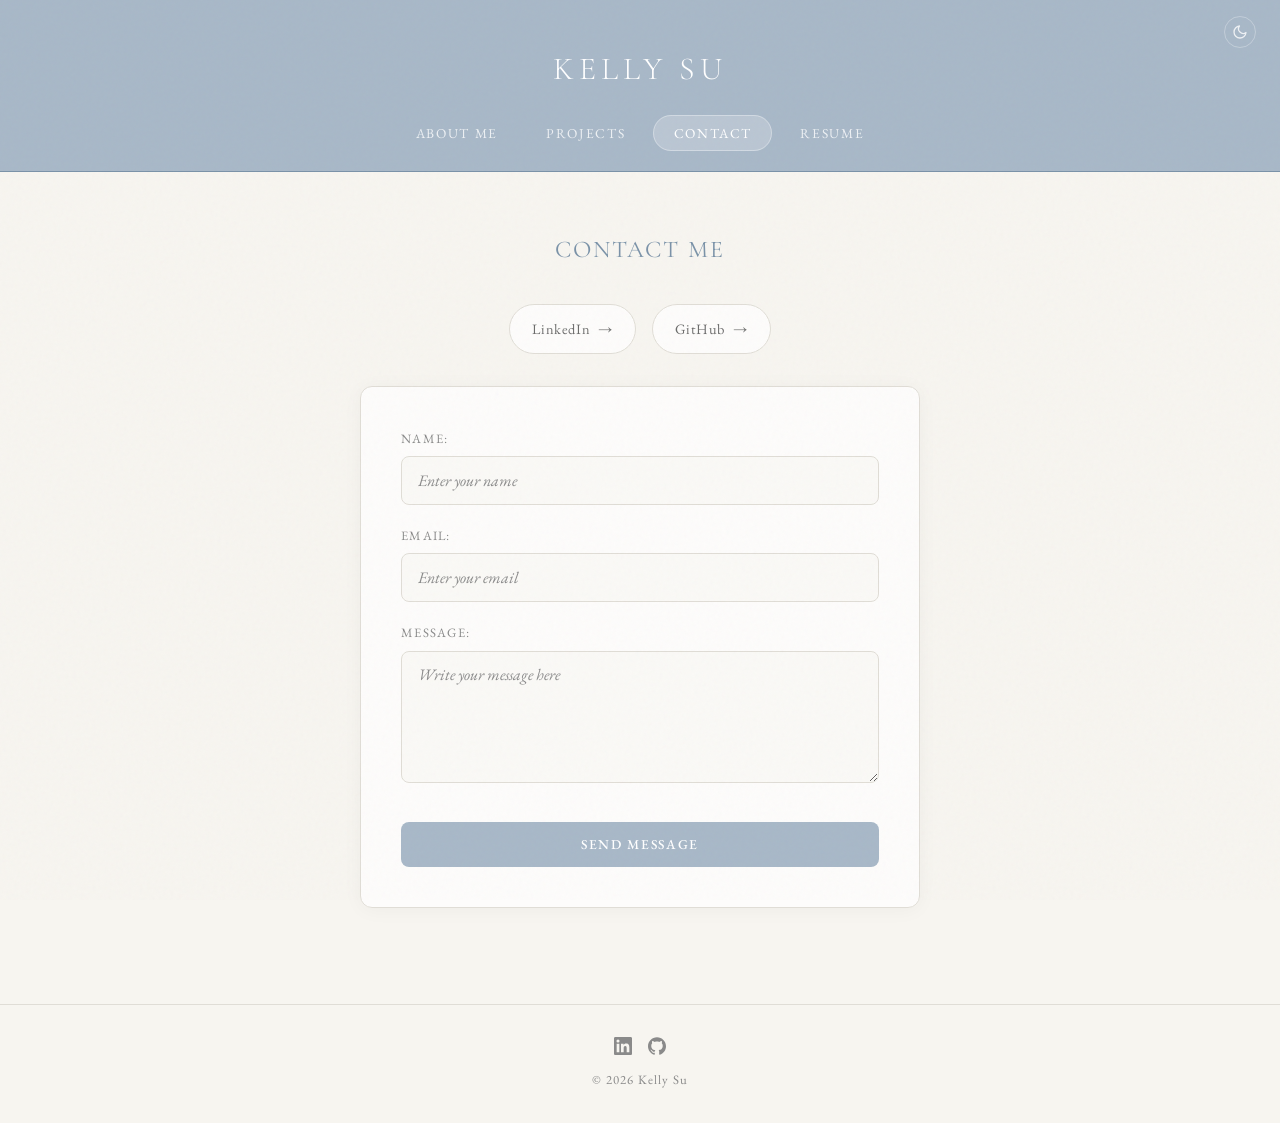
<file: contact.html>
<!DOCTYPE html>
<html lang="en">
<head>
    <meta charset="UTF-8">
    <meta name="viewport" content="width=device-width, initial-scale=1.0">
    <meta name="description" content="Get in touch with Kelly Su through this contact page. Reach out for collaborations, inquiries, or to discuss her expertise in computer science and product management.">
    <link rel="stylesheet" href="styles.css">
    <link rel="icon" href="favicon.ico" type="image/x-icon">
    <link rel="apple-touch-icon" href="favicon.png">
    <title>Contact | Kelly Su</title>
</head>
<body>
    <header>
        <button class="theme-toggle" aria-label="Toggle dark mode"><svg viewBox="0 0 24 24"><path d="M21 12.79A9 9 0 1 1 11.21 3 7 7 0 0 0 21 12.79z"/></svg></button>
        <div class="site-name">Kelly Su</div>
        <nav>
            <ul>
                <li><a href="index.html">About Me</a></li>
                <li><a href="projects.html">Projects</a></li>
                <li><a href="contact.html" class="nav-active">Contact</a></li>
                <li><a href="resume.pdf" target="_blank">Resume</a></li>
            </ul>
        </nav>
    </header>

    <main>
        <section id="contact">
            <h2>Contact Me</h2>
            <div class="contact-links">
                <a href="https://www.linkedin.com/in/kellylsu/" target="_blank" class="contact-link">
                    <span class="contact-link-label">LinkedIn</span>
                    <span class="contact-link-arrow">&rarr;</span>
                </a>
                <a href="https://github.com/kelly-su" target="_blank" class="contact-link">
                    <span class="contact-link-label">GitHub</span>
                    <span class="contact-link-arrow">&rarr;</span>
                </a>
            </div>
            <form id="contact-form" action="mailto:kellylsu@usc.edu" action="thank-you.html" method="POST">
                <label for="name">Name:</label>
                <input type="text" id="name" name="name" placeholder="Enter your name" required>

                <label for="email">Email:</label>
                <input type="email" id="email" name="email" placeholder="Enter your email" required>

                <label for="message">Message:</label>
                <textarea id="message" name="message" rows="5" placeholder="Write your message here" required></textarea>

                <button type="submit" class="learn-more-button">Send Message</button>
            </form>
            <div id="confirmation-message" class="hidden">
                <p>Thank you for reaching out! I will get back to you soon.</p>
            </div>
        </section>
    </main>
    <footer>
        <div class="footer-social">
            <a href="https://www.linkedin.com/in/kellylsu/" target="_blank" aria-label="LinkedIn">
                <svg width="18" height="18" viewBox="0 0 24 24" fill="currentColor"><path d="M20.447 20.452h-3.554v-5.569c0-1.328-.027-3.037-1.852-3.037-1.853 0-2.136 1.445-2.136 2.939v5.667H9.351V9h3.414v1.561h.046c.477-.9 1.637-1.85 3.37-1.85 3.601 0 4.267 2.37 4.267 5.455v6.286zM5.337 7.433a2.062 2.062 0 01-2.063-2.065 2.064 2.064 0 112.063 2.065zm1.782 13.019H3.555V9h3.564v11.452zM22.225 0H1.771C.792 0 0 .774 0 1.729v20.542C0 23.227.792 24 1.771 24h20.451C23.2 24 24 23.227 24 22.271V1.729C24 .774 23.2 0 22.222 0h.003z"/></svg>
            </a>
            <a href="https://github.com/kelly-su" target="_blank" aria-label="GitHub">
                <svg width="18" height="18" viewBox="0 0 24 24" fill="currentColor"><path d="M12 .297c-6.63 0-12 5.373-12 12 0 5.303 3.438 9.8 8.205 11.385.6.113.82-.258.82-.577 0-.285-.01-1.04-.015-2.04-3.338.724-4.042-1.61-4.042-1.61C4.422 18.07 3.633 17.7 3.633 17.7c-1.087-.744.084-.729.084-.729 1.205.084 1.838 1.236 1.838 1.236 1.07 1.835 2.809 1.305 3.495.998.108-.776.417-1.305.76-1.605-2.665-.3-5.466-1.332-5.466-5.93 0-1.31.465-2.38 1.235-3.22-.135-.303-.54-1.523.105-3.176 0 0 1.005-.322 3.3 1.23.96-.267 1.98-.399 3-.405 1.02.006 2.04.138 3 .405 2.28-1.552 3.285-1.23 3.285-1.23.645 1.653.24 2.873.12 3.176.765.84 1.23 1.91 1.23 3.22 0 4.61-2.805 5.625-5.475 5.92.42.36.81 1.096.81 2.22 0 1.606-.015 2.896-.015 3.286 0 .315.21.69.825.57C20.565 22.092 24 17.592 24 12.297c0-6.627-5.373-12-12-12"/></svg>
            </a>
        </div>
        <p>&copy; 2026 Kelly Su</p>
    </footer>

    <script src="site.js"></script>
    <script>
        const form = document.getElementById('contact-form');
        const confirmationMessage = document.getElementById('confirmation-message');

        form.addEventListener('submit', function (event) {
            event.preventDefault();

            confirmationMessage.classList.remove('hidden');
            confirmationMessage.scrollIntoView({ behavior: 'smooth' });

            // reset the form after showing the message
            form.reset();
        });
    </script>
</body>
</html>
</file>
<file: styles.css>
@import url('https://fonts.googleapis.com/css2?family=EB+Garamond:ital,wght@0,400;0,500;0,600;0,700;1,400;1,500&display=swap');
@import url('https://fonts.googleapis.com/css2?family=Cormorant+Garamond:ital,wght@0,300;0,400;0,500;0,600;1,300;1,400&display=swap');

:root {
  --cream: #f7f5f0;
  --warm-white: #faf9f6;
  --sage: #b8c5b4;
  --sage-dark: #8fa589;
  --dusty-blue: #a8b8c8;
  --dusty-blue-light: #c5d1dd;
  --dusty-blue-dark: #7a92a8;
  --lavender: #c4b8d4;
  --lavender-light: #ddd5e8;
  --blush: #d4b8b8;
  --text-primary: #3a3a3a;
  --text-secondary: #6b6b6b;
  --text-light: #8a8a8a;
  --border: #e0ddd6;
  --card-bg: rgba(255, 255, 255, 0.7);
  --shadow-soft: 0 2px 20px rgba(0, 0, 0, 0.04);
  --shadow-hover: 0 8px 30px rgba(0, 0, 0, 0.08);
  --radius: 12px;
  --transition: 0.4s cubic-bezier(0.25, 0.46, 0.45, 0.94);
  --header-bg: #a8b8c8;
  --header-border: #7a92a8;
}

[data-theme="dark"] {
  --cream: #1a1a2e;
  --warm-white: #1e1e32;
  --sage: #5a6e56;
  --sage-dark: #6b8265;
  --dusty-blue: #4a6178;
  --dusty-blue-light: #3a4f63;
  --dusty-blue-dark: #8aa4bc;
  --text-primary: #e0ddd6;
  --text-secondary: #a8a4a0;
  --text-light: #7a7672;
  --border: #2e2e42;
  --card-bg: rgba(30, 30, 50, 0.7);
  --shadow-soft: 0 2px 20px rgba(0, 0, 0, 0.2);
  --shadow-hover: 0 8px 30px rgba(0, 0, 0, 0.3);
  --header-bg: #1e2a38;
  --header-border: #2a3a4a;
}

* {
  margin: 0;
  padding: 0;
  box-sizing: border-box;
}

html {
  scroll-behavior: smooth;
}

body {
  font-family: 'EB Garamond', 'Cormorant Garamond', Georgia, serif;
  background-color: var(--cream);
  color: var(--text-primary);
  line-height: 1.8;
  font-size: 17px;
  min-height: 100vh;
  position: relative;
  overflow-x: hidden;
}

/* Subtle grain texture overlay */
body::before {
  content: '';
  position: fixed;
  top: 0;
  left: 0;
  width: 100%;
  height: 100%;
  opacity: 0.03;
  background-image: url("data:image/svg+xml,%3Csvg viewBox='0 0 256 256' xmlns='http://www.w3.org/2000/svg'%3E%3Cfilter id='noise'%3E%3CfeTurbulence type='fractalNoise' baseFrequency='0.9' numOctaves='4' stitchTiles='stitch'/%3E%3C/filter%3E%3Crect width='100%25' height='100%25' filter='url(%23noise)'/%3E%3C/svg%3E");
  pointer-events: none;
  z-index: 999;
}

/* ─── Header ─── */
header {
  padding: 2.5rem 0 1.5rem;
  text-align: center;
  background: var(--header-bg);
  border-bottom: 1px solid var(--header-border);
  position: relative;
}

header .site-name {
  font-family: 'Cormorant Garamond', 'EB Garamond', serif;
  font-size: 2rem;
  font-weight: 300;
  letter-spacing: 0.15em;
  color: white;
  margin-bottom: 1.2rem;
  text-transform: uppercase;
}

nav ul {
  list-style: none;
  display: flex;
  justify-content: center;
  gap: 0.5rem;
}

nav ul li a {
  text-decoration: none;
  color: rgba(255, 255, 255, 0.8);
  font-size: 0.85rem;
  letter-spacing: 0.12em;
  text-transform: uppercase;
  padding: 0.5rem 1.2rem;
  border-radius: 30px;
  transition: var(--transition);
  border: 1px solid transparent;
  font-family: 'EB Garamond', serif;
}

nav ul li a:hover {
  color: white;
  background-color: rgba(255, 255, 255, 0.15);
  border-color: rgba(255, 255, 255, 0.3);
}

nav ul li a.nav-active {
  color: white;
  background-color: rgba(255, 255, 255, 0.2);
  border-color: rgba(255, 255, 255, 0.35);
}

/* ─── Main ─── */
main {
  max-width: 820px;
  margin: 0 auto;
  padding: 3.5rem 2rem 4rem;
}

/* ─── Welcome Section ─── */
#welcome {
  text-align: center;
  margin-bottom: 4rem;
  animation: fadeInUp 0.8s ease-out both;
}

#welcome h1 {
  font-family: 'Cormorant Garamond', serif;
  font-size: 2.4rem;
  font-weight: 300;
  color: var(--text-primary);
  margin-bottom: 1.5rem;
  line-height: 1.3;
}

#welcome p {
  font-size: 1.05rem;
  color: var(--text-secondary);
  max-width: 600px;
  margin: 0 auto;
  line-height: 1.9;
}

#profile-container {
  margin: 2.5rem 0;
}

#profile-pic {
  width: 200px;
  height: 200px;
  border-radius: 50%;
  object-fit: cover;
  border: 3px solid var(--dusty-blue-light);
  box-shadow: 0 4px 24px rgba(168, 184, 200, 0.25);
  transition: var(--transition);
}

#profile-pic:hover {
  transform: scale(1.05);
  box-shadow: 0 8px 32px rgba(168, 184, 200, 0.35);
}

/* ─── About Section ─── */
#about-me {
  background: var(--card-bg);
  backdrop-filter: blur(10px);
  border: 1px solid var(--border);
  border-radius: var(--radius);
  padding: 2.5rem;
  box-shadow: var(--shadow-soft);
  animation: fadeInUp 0.8s ease-out 0.2s both;
}

#about-me h2 {
  font-family: 'Cormorant Garamond', serif;
  font-size: 1.5rem;
  font-weight: 400;
  letter-spacing: 0.08em;
  color: var(--dusty-blue-dark);
  margin-bottom: 1.5rem;
  padding-bottom: 0.8rem;
  border-bottom: 1px solid var(--border);
  text-transform: uppercase;
}

#about-me p {
  color: var(--text-secondary);
  margin-bottom: 0.8rem;
  font-size: 1rem;
}

#about-me p:last-child {
  margin-bottom: 0;
}

#about-me p strong {
  color: var(--text-primary);
  font-weight: 600;
}

/* ─── Section Headings ─── */
section h1 {
  font-family: 'Cormorant Garamond', serif;
  font-size: 2.2rem;
  font-weight: 300;
  text-align: center;
  color: var(--text-primary);
  margin-bottom: 2.5rem;
  letter-spacing: 0.05em;
}

section h2 {
  font-family: 'Cormorant Garamond', serif;
  font-weight: 400;
  color: var(--dusty-blue-dark);
}

/* ─── Projects Cards ─── */
#projects {
  animation: fadeInUp 0.8s ease-out both;
  max-width: 1060px;
  margin: 0 auto;
}

.card-container {
  display: grid;
  grid-template-columns: repeat(2, 1fr);
  gap: 1.5rem;
  margin: 2rem 0 3.5rem;
  max-width: 780px;
  margin-left: auto;
  margin-right: auto;
}

.card {
  perspective: 1000px;
  width: 100%;
  height: 260px;
  cursor: pointer;
  transition: transform 0.35s ease, box-shadow 0.35s ease;
}

.card:hover {
  transform: translateY(-4px);
}

.card-inner {
  position: relative;
  width: 100%;
  height: 100%;
  transform-style: preserve-3d;
  transition: transform 0.7s cubic-bezier(0.25, 0.46, 0.45, 0.94);
}

.card.flipped .card-inner {
  transform: rotateY(180deg);
}

.card-front,
.card-back {
  position: absolute;
  width: 100%;
  height: 100%;
  backface-visibility: hidden;
  border-radius: var(--radius);
  border: 1px solid var(--border);
}

.card-front {
  background: var(--card-bg);
  backdrop-filter: blur(10px);
  display: flex;
  flex-direction: column;
  justify-content: center;
  align-items: center;
  padding: 1.5rem;
  box-shadow: var(--shadow-soft);
  transition: var(--transition);
  overflow: hidden;
}

.card-front::before {
  content: '';
  position: absolute;
  top: 0;
  left: 0;
  width: 100%;
  height: 3px;
  background: linear-gradient(90deg, var(--dusty-blue-light), var(--dusty-blue), var(--dusty-blue-light));
  opacity: 0;
  transition: opacity 0.3s ease;
}

.card:hover .card-front::before {
  opacity: 1;
}

.card:hover .card-front {
  box-shadow: var(--shadow-hover);
  border-color: var(--dusty-blue-light);
}

.card-back {
  transform: rotateY(180deg);
  background: var(--warm-white);
  display: flex;
  justify-content: center;
  align-items: center;
  overflow: hidden;
  box-shadow: var(--shadow-soft);
  padding: 0.5rem;
  position: relative;
  transition: var(--transition);
}

.card:hover .card-back {
  box-shadow: var(--shadow-hover);
  border-color: var(--dusty-blue-light);
}

.card-back img {
  width: 100%;
  height: 100%;
  border-radius: 8px;
  object-fit: contain;
  cursor: zoom-in;
}

/* "Tap to zoom" hint on the back */
.card-back::after {
  content: 'tap image to zoom';
  position: absolute;
  bottom: 36px;
  left: 50%;
  transform: translateX(-50%);
  font-size: 0.65rem;
  letter-spacing: 0.1em;
  text-transform: uppercase;
  color: var(--text-light);
  background: rgba(255, 255, 255, 0.85);
  padding: 0.25rem 0.7rem;
  border-radius: 20px;
  opacity: 0;
  transition: opacity 0.3s ease;
  pointer-events: none;
  font-family: 'EB Garamond', serif;
}

.card:hover .card-back::after {
  opacity: 1;
}

/* Flip-back button on the back of the card */
.flip-back-btn {
  position: absolute;
  bottom: 6px;
  left: 6px;
  font-size: 0.85rem;
  color: var(--text-light);
  background: rgba(255, 255, 255, 0.9);
  border: 1px solid var(--border);
  cursor: pointer;
  width: 26px;
  height: 26px;
  border-radius: 50%;
  display: flex;
  align-items: center;
  justify-content: center;
  transition: var(--transition);
  z-index: 2;
  box-shadow: 0 1px 4px rgba(0, 0, 0, 0.06);
}

.flip-back-btn:hover {
  color: var(--text-primary);
  background: var(--dusty-blue-light);
  border-color: var(--dusty-blue);
}

/* Multi-image card back (for mobile app screenshots) */
.card-back-multi {
  display: flex;
  flex-direction: row;
  align-items: center;
  justify-content: center;
  gap: 0.4rem;
  padding: 0.6rem;
}

.card-back-multi img {
  width: auto;
  height: 90%;
  max-width: 30%;
  object-fit: contain;
  border-radius: 6px;
  cursor: zoom-in;
  flex-shrink: 0;
}

.card h2 {
  font-family: 'Cormorant Garamond', serif;
  font-size: 1.15rem;
  font-weight: 500;
  color: var(--dusty-blue-dark);
  margin-bottom: 0.6rem;
  letter-spacing: 0.03em;
}

.card p {
  color: var(--text-light);
  font-size: 0.85rem;
  line-height: 1.6;
  text-align: center;
}

.card-meta {
  font-size: 0.75rem;
  color: var(--dusty-blue-dark);
  margin-top: 0.5rem;
  font-style: italic;
  line-height: 1.5;
}

/* ─── Tech Pills ─── */
.tech-pills {
  display: flex;
  flex-wrap: wrap;
  justify-content: center;
  gap: 0.35rem;
  margin-top: 0.8rem;
}

.tech-pill {
  font-size: 0.65rem;
  letter-spacing: 0.06em;
  text-transform: uppercase;
  color: var(--dusty-blue-dark);
  background: var(--dusty-blue-light);
  padding: 0.2rem 0.6rem;
  border-radius: 20px;
  font-family: 'EB Garamond', serif;
}

[data-theme="dark"] .tech-pill {
  background: rgba(122, 146, 168, 0.25);
  color: var(--dusty-blue-dark);
}

.card-role {
  font-size: 0.75rem;
  color: var(--text-light);
  margin-top: 0.5rem;
  font-style: italic;
}

/* ─── Section Headers ─── */
.section-header {
  display: flex;
  align-items: center;
  justify-content: center;
  gap: 0.7rem;
  margin-bottom: 2rem;
}

.section-header h1 {
  margin-bottom: 0;
}

.section-icon {
  width: 24px;
  height: 24px;
  color: var(--dusty-blue-dark);
  flex-shrink: 0;
}

/* ─── Web Dev Link Card ─── */
#webdev {
  margin-top: 3rem;
}

.webdev-card {
  display: flex;
  align-items: center;
  justify-content: space-between;
  background: var(--card-bg);
  backdrop-filter: blur(10px);
  border: 1px solid var(--border);
  border-radius: var(--radius);
  padding: 2rem;
  text-decoration: none;
  color: var(--text-primary);
  box-shadow: var(--shadow-soft);
  transition: var(--transition);
  position: relative;
  overflow: hidden;
}

.webdev-card::before {
  content: '';
  position: absolute;
  top: 0;
  left: 0;
  width: 100%;
  height: 3px;
  background: linear-gradient(90deg, var(--dusty-blue-light), var(--dusty-blue), var(--dusty-blue-light));
  opacity: 0;
  transition: opacity 0.3s ease;
}

.webdev-card:hover {
  box-shadow: var(--shadow-hover);
  transform: translateY(-3px);
  border-color: var(--dusty-blue-light);
}

.webdev-card:hover::before {
  opacity: 1;
}

.webdev-card-content h2 {
  font-family: 'Cormorant Garamond', serif;
  font-size: 1.3rem;
  font-weight: 500;
  color: var(--dusty-blue-dark);
  margin-bottom: 0.4rem;
}

.webdev-card-content p {
  font-size: 0.9rem;
  color: var(--text-secondary);
  line-height: 1.6;
  margin-bottom: 0.8rem;
  max-width: 480px;
}

.webdev-card-content .tech-pills {
  justify-content: flex-start;
}

.webdev-card-arrow {
  display: flex;
  align-items: center;
  gap: 0.4rem;
  color: var(--text-light);
  font-size: 0.85rem;
  font-family: 'EB Garamond', serif;
  letter-spacing: 0.04em;
  flex-shrink: 0;
  transition: var(--transition);
}

.webdev-card:hover .webdev-card-arrow {
  color: var(--dusty-blue-dark);
  transform: translateX(4px);
}

/* ─── Responsive webdev card ─── */
@media (max-width: 640px) {
  .webdev-card {
    flex-direction: column;
    align-items: flex-start;
    gap: 1rem;
    padding: 1.5rem;
  }

  .webdev-card-arrow {
    align-self: flex-end;
  }
}

/* "Click to flip" hint on the front */
.card-front::after {
  content: 'click to flip';
  position: absolute;
  bottom: 10px;
  font-size: 0.65rem;
  letter-spacing: 0.1em;
  text-transform: uppercase;
  color: var(--text-light);
  opacity: 0;
  transition: opacity 0.3s ease;
}

.card:hover .card-front::after {
  opacity: 0.6;
}

/* ─── Lightbox / Zoom Overlay ─── */
.lightbox-overlay {
  position: fixed;
  top: 0;
  left: 0;
  width: 100%;
  height: 100%;
  background: rgba(0, 0, 0, 0.7);
  backdrop-filter: blur(6px);
  display: flex;
  justify-content: center;
  align-items: center;
  z-index: 1000;
  cursor: pointer;
  opacity: 0;
  animation: lightboxFadeIn 0.3s ease forwards;
}

.lightbox-overlay img {
  max-width: 90vw;
  max-height: 88vh;
  border-radius: var(--radius);
  box-shadow: 0 16px 60px rgba(0, 0, 0, 0.4);
  object-fit: contain;
  cursor: default;
}

.lightbox-hint {
  position: absolute;
  bottom: 1.5rem;
  left: 50%;
  transform: translateX(-50%);
  color: rgba(255, 255, 255, 0.6);
  font-family: 'EB Garamond', serif;
  font-size: 0.8rem;
  letter-spacing: 0.1em;
  text-transform: uppercase;
  pointer-events: none;
}

@keyframes lightboxFadeIn {
  from { opacity: 0; }
  to { opacity: 1; }
}

/* ─── Weather Demo ─── */
#weather-demo {
  margin-top: 3rem;
  text-align: center;
  animation: fadeInUp 0.8s ease-out 0.3s both;
}

#weather-demo h2 {
  font-size: 1.3rem;
  letter-spacing: 0.08em;
  text-transform: uppercase;
  margin-bottom: 1.5rem;
}

#weather-demo video {
  max-width: 100%;
  border-radius: var(--radius);
  border: 1px solid var(--border);
  box-shadow: var(--shadow-soft);
}

#weather-demo p {
  color: var(--text-light);
  font-size: 0.95rem;
  margin-top: 1rem;
  max-width: 600px;
  margin-left: auto;
  margin-right: auto;
}

/* ─── Contact Form ─── */
#contact {
  animation: fadeInUp 0.8s ease-out both;
}

#contact h2 {
  text-align: center;
  font-size: 1.5rem;
  letter-spacing: 0.08em;
  text-transform: uppercase;
  margin-bottom: 2rem;
}

#contact-form {
  max-width: 560px;
  margin: 0 auto;
  padding: 2.5rem;
  background: var(--card-bg);
  backdrop-filter: blur(10px);
  border: 1px solid var(--border);
  border-radius: var(--radius);
  box-shadow: var(--shadow-soft);
}

#contact-form label {
  display: block;
  font-size: 0.8rem;
  letter-spacing: 0.1em;
  text-transform: uppercase;
  color: var(--text-light);
  margin-bottom: 0.4rem;
  margin-top: 1.2rem;
  font-family: 'EB Garamond', serif;
}

#contact-form label:first-of-type {
  margin-top: 0;
}

#contact-form input,
#contact-form textarea {
  width: 100%;
  padding: 0.8rem 1rem;
  border: 1px solid var(--border);
  border-radius: 8px;
  font-size: 1rem;
  font-family: 'EB Garamond', serif;
  background: var(--warm-white);
  color: var(--text-primary);
  transition: var(--transition);
  outline: none;
}

#contact-form input:focus,
#contact-form textarea:focus {
  border-color: var(--dusty-blue);
  box-shadow: 0 0 0 3px rgba(168, 184, 200, 0.15);
}

#contact-form input::placeholder,
#contact-form textarea::placeholder {
  color: var(--text-light);
  font-style: italic;
}

#contact-form textarea {
  resize: vertical;
  min-height: 120px;
}

#contact-form button {
  display: block;
  width: 100%;
  padding: 0.85rem;
  margin-top: 1.8rem;
  background: var(--dusty-blue);
  color: white;
  font-family: 'EB Garamond', serif;
  font-size: 0.85rem;
  font-weight: 500;
  letter-spacing: 0.12em;
  text-transform: uppercase;
  border: none;
  border-radius: 8px;
  cursor: pointer;
  transition: var(--transition);
}

#contact-form button:hover {
  background: var(--dusty-blue-dark);
  transform: translateY(-1px);
  box-shadow: 0 4px 16px rgba(122, 146, 168, 0.25);
}

#confirmation-message {
  max-width: 560px;
  margin: 1.5rem auto 0;
  padding: 1.2rem;
  background: rgba(184, 197, 180, 0.15);
  border: 1px solid var(--sage);
  border-radius: 8px;
  color: var(--sage-dark);
  font-size: 0.95rem;
  text-align: center;
  display: none;
}

#confirmation-message:not(.hidden) {
  display: block;
}

/* ─── Contact Links ─── */
.contact-links {
  display: flex;
  justify-content: center;
  gap: 1rem;
  margin-bottom: 2rem;
}

.contact-link {
  display: flex;
  align-items: center;
  gap: 0.5rem;
  padding: 0.7rem 1.4rem;
  background: var(--card-bg);
  border: 1px solid var(--border);
  border-radius: 30px;
  text-decoration: none;
  color: var(--text-secondary);
  font-family: 'EB Garamond', serif;
  font-size: 0.9rem;
  letter-spacing: 0.04em;
  transition: var(--transition);
}

.contact-link:hover {
  background: var(--dusty-blue-light);
  color: var(--text-primary);
  border-color: var(--dusty-blue);
}

.contact-link-arrow {
  transition: transform 0.3s ease;
}

.contact-link:hover .contact-link-arrow {
  transform: translateX(3px);
}

/* ─── Footer ─── */
footer {
  text-align: center;
  padding: 2rem;
  color: var(--text-light);
  font-size: 0.8rem;
  letter-spacing: 0.08em;
  border-top: 1px solid var(--border);
  margin-top: 2rem;
}

.footer-social {
  display: flex;
  justify-content: center;
  gap: 1rem;
  margin-bottom: 0.8rem;
}

.footer-social a {
  color: var(--text-light);
  transition: var(--transition);
  display: flex;
  align-items: center;
}

.footer-social a:hover {
  color: var(--dusty-blue-dark);
  transform: translateY(-2px);
}

/* ─── Animations ─── */
@keyframes fadeInUp {
  from {
    opacity: 0;
    transform: translateY(20px);
  }
  to {
    opacity: 1;
    transform: translateY(0);
  }
}

/* ─── Responsive ─── */
@media (max-width: 767px) {
  body {
    font-size: 15px;
  }

  header .site-name {
    font-size: 1.5rem;
    letter-spacing: 0.1em;
  }

  nav ul {
    gap: 0.2rem;
  }

  nav ul li a {
    font-size: 0.75rem;
    padding: 0.4rem 0.8rem;
  }

  main {
    padding: 2.5rem 1.2rem 3rem;
  }

  #welcome h1 {
    font-size: 1.8rem;
  }

  .card-container {
    grid-template-columns: 1fr;
    max-width: 380px;
  }

  .card {
    height: 240px;
  }

  #contact-form {
    padding: 1.8rem;
  }
}

@media (min-width: 768px) and (max-width: 991px) {
  .card {
    height: 240px;
  }
}

/* ─── Selection color ─── */
::selection {
  background: var(--dusty-blue-light);
  color: var(--text-primary);
}

/* ─── Scrollbar ─── */
::-webkit-scrollbar {
  width: 6px;
}

::-webkit-scrollbar-track {
  background: var(--cream);
}

::-webkit-scrollbar-thumb {
  background: var(--dusty-blue-light);
  border-radius: 3px;
}

::-webkit-scrollbar-thumb:hover {
  background: var(--dusty-blue);
}

/* ═══════════════════════════════════════════
   NEW FEATURES
   ═══════════════════════════════════════════ */

/* ─── Typewriter ─── */
.greeting-text {
  font-family: 'EB Garamond', serif;
  font-size: 1rem;
  color: var(--text-light);
  letter-spacing: 0.06em;
  margin-bottom: 0.3rem;
}

.typewriter-text {
  font-family: 'Cormorant Garamond', serif;
  font-size: 2.8rem;
  font-weight: 300;
  color: var(--text-primary);
  line-height: 1.3;
  min-height: 1.3em;
  border-right: 2px solid var(--dusty-blue);
  padding-right: 4px;
  animation: blink-caret 0.8s step-end infinite;
  display: inline-block;
}

.typewriter-text.typing-done {
  border-right-color: transparent;
  animation: none;
}

@keyframes blink-caret {
  50% { border-right-color: transparent; }
}

#welcome .typewriter-text {
  margin-bottom: 0.5rem;
}

#welcome .career-title {
  font-family: 'EB Garamond', serif;
  font-size: 1.1rem;
  font-style: italic;
  color: var(--dusty-blue-dark);
  letter-spacing: 0.04em;
  margin: 0 auto 0.4rem;
}

.welcome-subtitle {
  font-family: 'EB Garamond', serif;
  font-size: 1.05rem;
  color: var(--text-secondary);
  margin-top: 1rem;
  letter-spacing: 0.03em;
  opacity: 0;
  animation: fadeInUp 0.8s ease-out 2s forwards;
}

#welcome .intro-subtitle {
  font-family: 'EB Garamond', serif;
  font-size: 1rem;
  color: var(--text-secondary);
  line-height: 1.8;
  letter-spacing: 0.03em;
  text-align: center;
  margin: 0 auto;
  width: fit-content;
  max-width: 100%;
}

.education-degree {
  display: block;
  color: var(--text-primary);
}

.education-degree + .education-degree {
  margin-top: 0.3rem;
}

#welcome .career-title,
#welcome .intro-subtitle {
  opacity: 1;
  transform: translateY(0);
  transition: opacity 0.65s ease, transform 0.65s ease;
}

#welcome.intro-pending .career-title,
#welcome.intro-pending .intro-subtitle {
  opacity: 0;
  transform: translateY(6px);
}

/* ─── Skills Marquee ─── */
.marquee-wrapper {
  overflow: hidden;
  padding: 1.5rem 0;
  margin: 1rem 0 2.5rem;
  position: relative;
}

/* Fade edges */
.marquee-wrapper::before,
.marquee-wrapper::after {
  content: '';
  position: absolute;
  top: 0;
  bottom: 0;
  width: 80px;
  z-index: 2;
  pointer-events: none;
}

.marquee-wrapper::before {
  left: 0;
  background: linear-gradient(to right, var(--cream), transparent);
}

.marquee-wrapper::after {
  right: 0;
  background: linear-gradient(to left, var(--cream), transparent);
}

.marquee-track {
  display: flex;
  gap: 0.8rem;
  animation: marquee-scroll 35s linear infinite;
  width: max-content;
}

.marquee-wrapper:hover .marquee-track {
  animation-play-state: paused;
}

.marquee-pill {
  flex-shrink: 0;
  padding: 0.4rem 1rem;
  background: var(--card-bg);
  border: 1px solid var(--border);
  border-radius: 30px;
  font-family: 'EB Garamond', serif;
  font-size: 0.85rem;
  color: var(--text-secondary);
  letter-spacing: 0.04em;
  white-space: nowrap;
  transition: var(--transition);
}

.marquee-pill:hover {
  background: var(--dusty-blue-light);
  color: var(--text-primary);
  border-color: var(--dusty-blue);
}

@keyframes marquee-scroll {
  0% { transform: translateX(0); }
  100% { transform: translateX(-50%); }
}

/* ─── Dark Mode Toggle ─── */
.theme-toggle {
  position: absolute;
  top: 1rem;
  right: 1.5rem;
  background: none;
  border: 1px solid rgba(255, 255, 255, 0.3);
  border-radius: 50%;
  width: 32px;
  height: 32px;
  display: flex;
  align-items: center;
  justify-content: center;
  cursor: pointer;
  color: rgba(255, 255, 255, 0.8);
  transition: var(--transition);
  padding: 0;
}

.theme-toggle svg {
  width: 16px;
  height: 16px;
  fill: none;
  stroke: currentColor;
  stroke-width: 2;
  stroke-linecap: round;
  stroke-linejoin: round;
}

.theme-toggle:hover {
  background: rgba(255, 255, 255, 0.15);
  color: white;
  border-color: rgba(255, 255, 255, 0.5);
}

/* Dark mode scrollbar */
[data-theme="dark"] ::-webkit-scrollbar-track {
  background: var(--cream);
}

[data-theme="dark"] ::-webkit-scrollbar-thumb {
  background: var(--dusty-blue);
}

[data-theme="dark"] ::-webkit-scrollbar-thumb:hover {
  background: var(--dusty-blue-dark);
}

/* Dark mode grain overlay adjustment */
[data-theme="dark"] body::before {
  opacity: 0.02;
}

/* Dark mode profile pic border */
[data-theme="dark"] #profile-pic {
  border-color: var(--dusty-blue);
}

/* Dark mode card back images */
[data-theme="dark"] .card-back {
  background: var(--warm-white);
}

/* ─── Responsive additions ─── */
@media (max-width: 767px) {
  #welcome .career-title {
    font-size: 1rem;
  }

  #welcome .intro-subtitle {
    font-size: 0.9rem;
    line-height: 1.7;
  }

  .typewriter-text {
    font-size: 2rem;
  }

  .marquee-wrapper::before,
  .marquee-wrapper::after {
    width: 40px;
  }

  .theme-toggle {
    right: 0.8rem;
    width: 32px;
    height: 32px;
    font-size: 0.95rem;
  }
}
</file>
